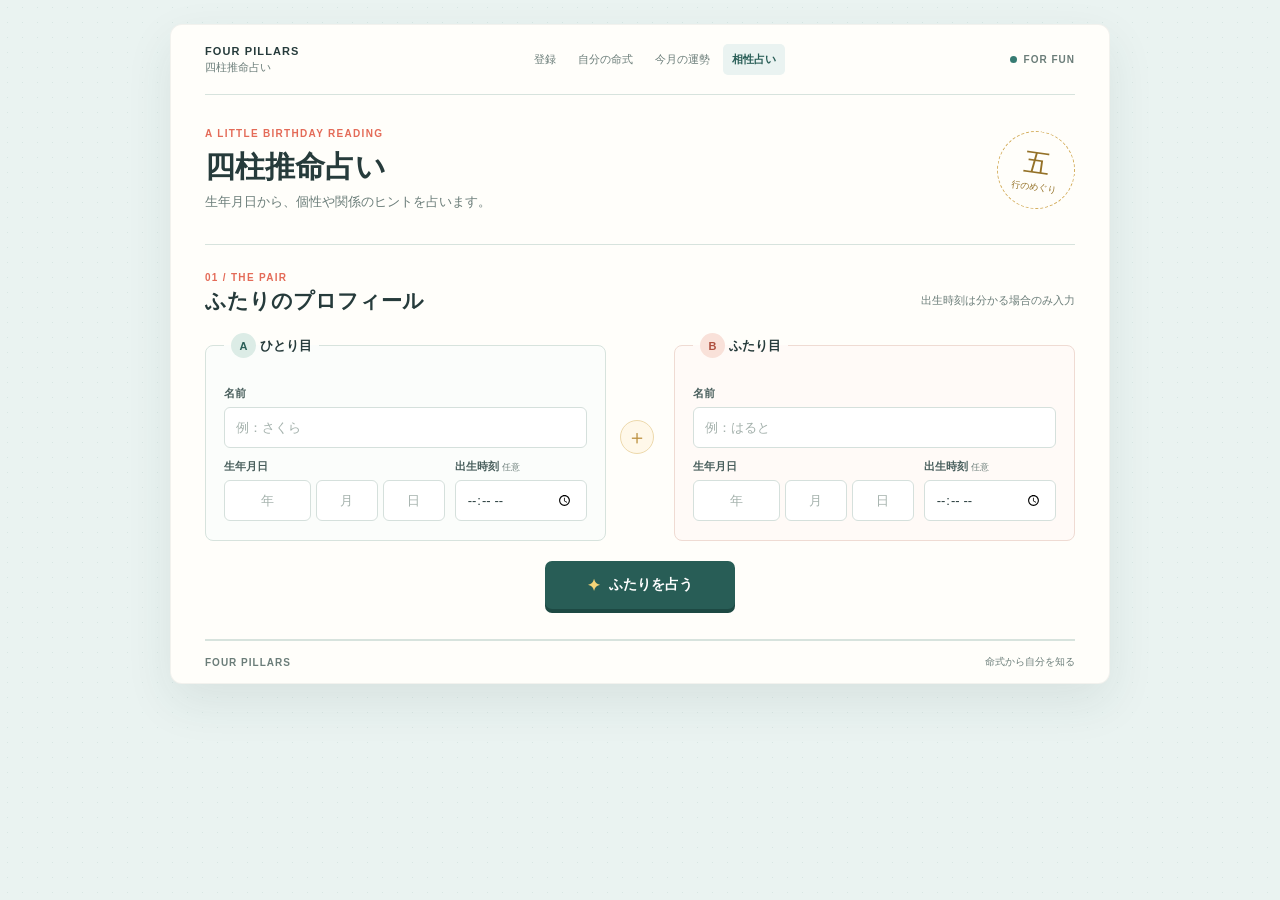
<file: index.html>
<!DOCTYPE html>
<html lang="ja">
<head>
  <meta charset="UTF-8">
  <meta name="viewport" content="width=device-width, initial-scale=1.0">
  <meta name="theme-color" content="#eaf3f1">
  <title>四柱推命占い</title>
  <link rel="stylesheet" href="style.css?v=2026111901">
</head>
<body>
  <main class="app">
    <header class="topbar">
      <a class="brand" href="index.html" aria-label="四柱推命占い トップ">
        <span>FOUR PILLARS<small>四柱推命占い</small></span>
      </a>
      <nav class="site-nav" aria-label="メインナビゲーション">
        <a href="profile.html">登録</a>
        <a href="personal.html">自分の命式</a>
        <a href="monthly.html">今月の運勢</a>
        <a href="index.html" aria-current="page">相性占い</a>
      </nav>
      <span class="mode-label"><span class="mode-dot"></span>FOR FUN</span>
    </header>

    <section class="intro" aria-labelledby="pageTitle">
      <div>
        <p class="eyebrow">A LITTLE BIRTHDAY READING</p>
        <h1 id="pageTitle">四柱推命占い</h1>
        <p class="intro-copy">生年月日から、個性や関係のヒントを占います。</p>
      </div>
      <div class="intro-stamp" aria-hidden="true"><span>五</span><small>行のめぐり</small></div>
    </section>

    <section class="entry-section" aria-labelledby="entryTitle">
      <div class="section-heading">
        <div>
          <p class="eyebrow">01 / THE PAIR</p>
          <h2 id="entryTitle">ふたりのプロフィール</h2>
        </div>
        <p class="section-note">出生時刻は分かる場合のみ入力</p>
      </div>

      <form id="fortuneForm">
        <div class="pair-fields">
          <fieldset class="person-field">
            <legend><span class="person-index">A</span> ひとり目</legend>
            <label for="nameOne">名前</label>
            <input id="nameOne" name="nameOne" type="text" maxlength="20" placeholder="例：さくら" autocomplete="name" required>
            <div class="date-time-fields">
              <div class="input-group">
                <label for="birthdayOneYear">生年月日</label>
                <!-- 年・月・日の選択欄は、JavaScript（fortune-core.js）がここに作ります -->
                <input id="birthdayOne" name="birthdayOne" type="hidden" data-date-select>
              </div>
              <div class="input-group time-group">
                <label for="timeOne">出生時刻 <span>任意</span></label>
                <input id="timeOne" name="timeOne" type="time">
              </div>
            </div>
          </fieldset>

          <div class="pair-symbol" aria-hidden="true">＋</div>

          <fieldset class="person-field person-field-second">
            <legend><span class="person-index second-index">B</span> ふたり目</legend>
            <label for="nameTwo">名前</label>
            <input id="nameTwo" name="nameTwo" type="text" maxlength="20" placeholder="例：はると" autocomplete="off" required>
            <div class="date-time-fields">
              <div class="input-group">
                <label for="birthdayTwoYear">生年月日</label>
                <!-- 年・月・日の選択欄は、JavaScript（fortune-core.js）がここに作ります -->
                <input id="birthdayTwo" name="birthdayTwo" type="hidden" data-date-select>
              </div>
              <div class="input-group time-group">
                <label for="timeTwo">出生時刻 <span>任意</span></label>
                <input id="timeTwo" name="timeTwo" type="time">
              </div>
            </div>
          </fieldset>
        </div>
        <button class="fortune-button" type="submit"><span aria-hidden="true">✦</span> ふたりを占う</button>
      </form>
    </section>

    <section id="resultSection" class="result-section" aria-labelledby="resultTitle" hidden>
      <div class="result-heading">
        <div>
          <p class="eyebrow">02 / YOUR READING</p>
          <h2 id="resultTitle">ふたりのリーディング</h2>
        </div>
        <button id="clearButton" class="clear-button" type="button" title="入力と結果を消す">クリア</button>
      </div>

      <div class="result-overview">
        <div class="score-block">
          <div id="scoreRing" class="score-ring" role="img" aria-label="相性スコア">
            <div class="score-center">
              <span id="scoreValue" class="score-value">--</span>
              <span class="score-unit">MATCH</span>
            </div>
          </div>
          <p class="score-caption">相性スコア</p>
        </div>

        <div class="reading-copy">
          <p id="elementPair" class="element-pair"></p>
          <h3 id="readingTitle" class="reading-title"></h3>
          <p id="readingMessage" class="reading-message"></p>
        </div>
      </div>

      <div class="profiles-heading"><h3>ふたりの命式メモ</h3><span>日主と柱を見てみよう</span></div>
      <div class="profiles-grid">
        <article class="profile-result profile-a">
          <div class="profile-result-heading"><span class="person-index">A</span><h4 id="outputNameOne"></h4></div>
          <p class="day-master" id="dayMasterOne"></p>
          <p class="profile-reading" id="personalReadingOne"></p>
          <div id="pillarsOne" class="pillar-list"></div>
        </article>
        <article class="profile-result profile-b">
          <div class="profile-result-heading"><span class="person-index second-index">B</span><h4 id="outputNameTwo"></h4></div>
          <p class="day-master" id="dayMasterTwo"></p>
          <p class="profile-reading profile-reading-b" id="personalReadingTwo"></p>
          <div id="pillarsTwo" class="pillar-list"></div>
        </article>
      </div>

      <div class="traits-section">
        <div class="traits-heading"><h3>ふたりの関係バランス</h3><span>3つの視点</span></div>
        <div id="traitsList" class="traits-list"></div>
      </div>

      <div class="details-section">
        <div class="traits-heading"><h3>もう少しくわしく</h3><span>ふたりの関係のヒント</span></div>
        <div id="readingDetails" class="detail-list"></div>
      </div>
      <p class="disclaimer"><span aria-hidden="true">i</span> 娯楽向けの簡易占いです。節入り日は概算で、出生時刻がない場合は時柱を省略します。結果は人間関係を決めるものではありません。</p>
    </section>

    <footer class="footer"><span>FOUR PILLARS</span><span>命式から自分を知る</span></footer>
  </main>
  <script src="fortune-core.js?v=2026111901"></script>
  <script src="script.js?v=2026111901"></script>
</body>
</html>
</file>
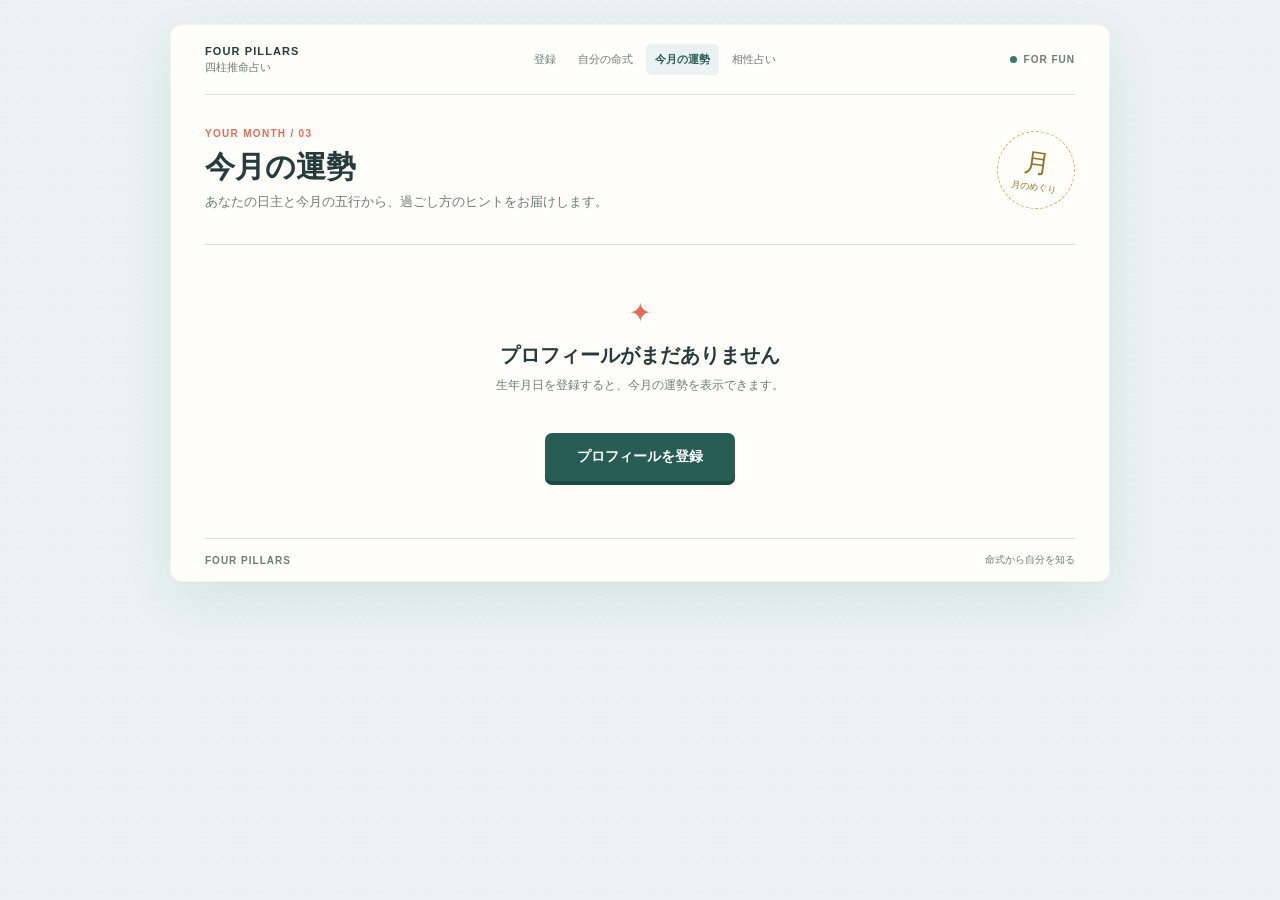
<file: monthly.html>
<!DOCTYPE html>
<html lang="ja">
<head>
  <meta charset="UTF-8">
  <meta name="viewport" content="width=device-width, initial-scale=1.0">
  <meta name="theme-color" content="#eaf3f1">
  <title>今月の運勢 - 四柱推命占い</title>
  <link rel="stylesheet" href="style.css?v=2026111901">
</head>
<body>
  <main class="app">
    <header class="topbar">
      <a class="brand" href="index.html" aria-label="四柱推命占い トップ">
        <span>FOUR PILLARS<small>四柱推命占い</small></span>
      </a>
      <nav class="site-nav" aria-label="メインナビゲーション">
        <a href="profile.html">登録</a>
        <a href="personal.html">自分の命式</a>
        <a href="monthly.html" aria-current="page">今月の運勢</a>
        <a href="index.html">相性占い</a>
      </nav>
      <span class="mode-label"><span class="mode-dot"></span>FOR FUN</span>
    </header>

    <section class="intro page-intro" aria-labelledby="pageTitle">
      <div>
        <p class="eyebrow">YOUR MONTH / 03</p>
        <h1 id="pageTitle">今月の運勢</h1>
        <p class="intro-copy">あなたの日主と今月の五行から、過ごし方のヒントをお届けします。</p>
      </div>
      <div class="intro-stamp" aria-hidden="true"><span>月</span><small>月のめぐり</small></div>
    </section>

    <section id="emptyState" class="empty-state-page" hidden>
      <span class="empty-sparkle" aria-hidden="true">✦</span>
      <h2>プロフィールがまだありません</h2>
      <p>生年月日を登録すると、今月の運勢を表示できます。</p>
      <a class="fortune-button link-button" href="profile.html">プロフィールを登録</a>
    </section>

    <section id="monthlyContent" class="page-content" aria-labelledby="monthLabel" hidden>
      <div class="month-overview">
        <p class="eyebrow">MONTHLY FLOW</p>
        <h2 id="monthLabel"></h2>
        <p id="monthPillar" class="month-pillar"></p>
        <h3 id="fortuneTitle" class="month-fortune-title"></h3>
        <p id="fortuneMessage" class="month-fortune-message"></p>
      </div>

      <section class="advice-section" aria-labelledby="adviceTitle">
        <p class="eyebrow">A SMALL SUGGESTION</p>
        <h3 id="adviceTitle">今月の過ごし方</h3>
        <p id="fortuneAdvice"></p>
      </section>

      <section class="details-section" aria-labelledby="monthlyDetailsTitle">
        <div class="profiles-heading"><h3 id="monthlyDetailsTitle">今月の運勢をくわしく</h3><span>分野ごとのヒント</span></div>
        <div id="monthlyDetails" class="detail-list"></div>
      </section>
      <p class="disclaimer"><span aria-hidden="true">i</span> 娯楽向けの簡易占いです。節入り日は概算で、日々の選択や結果を決めるものではありません。</p>
    </section>

    <footer class="footer"><span>FOUR PILLARS</span><span>命式から自分を知る</span></footer>
  </main>
  <script src="fortune-core.js?v=2026111901"></script>
  <script src="monthly.js?v=2026111901"></script>
</body>
</html>
</file>
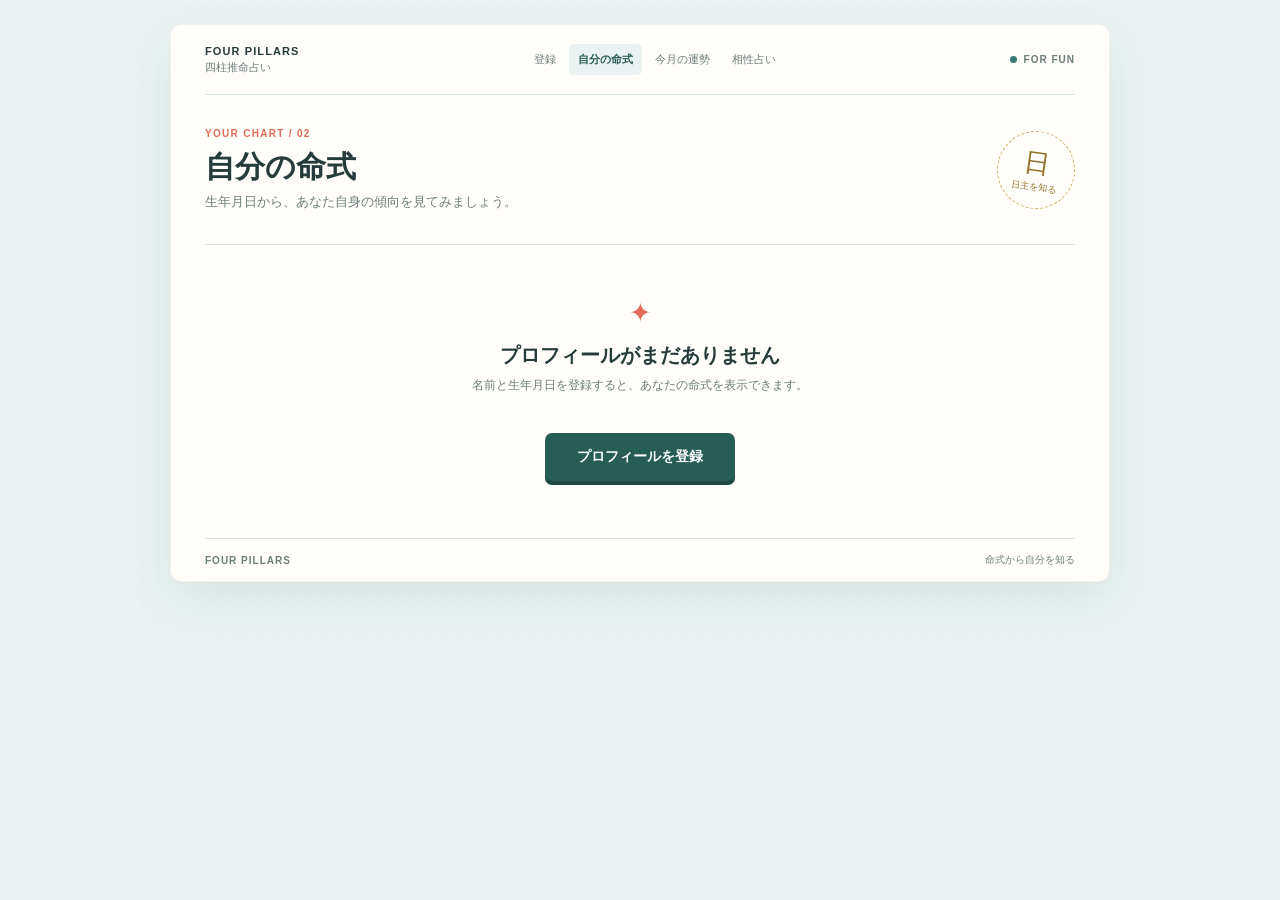
<file: personal.html>
<!DOCTYPE html>
<html lang="ja">
<head>
  <meta charset="UTF-8">
  <meta name="viewport" content="width=device-width, initial-scale=1.0">
  <meta name="theme-color" content="#eaf3f1">
  <title>自分の命式 - 四柱推命占い</title>
  <link rel="stylesheet" href="style.css?v=2026111901">
</head>
<body>
  <main class="app">
    <header class="topbar">
      <a class="brand" href="index.html" aria-label="四柱推命占い トップ">
        <span>FOUR PILLARS<small>四柱推命占い</small></span>
      </a>
      <nav class="site-nav" aria-label="メインナビゲーション">
        <a href="profile.html">登録</a>
        <a href="personal.html" aria-current="page">自分の命式</a>
        <a href="monthly.html">今月の運勢</a>
        <a href="index.html">相性占い</a>
      </nav>
      <span class="mode-label"><span class="mode-dot"></span>FOR FUN</span>
    </header>

    <section class="intro page-intro" aria-labelledby="pageTitle">
      <div>
        <p class="eyebrow">YOUR CHART / 02</p>
        <h1 id="pageTitle">自分の命式</h1>
        <p class="intro-copy">生年月日から、あなた自身の傾向を見てみましょう。</p>
      </div>
      <div class="intro-stamp" aria-hidden="true"><span>日</span><small>日主を知る</small></div>
    </section>

    <section id="emptyState" class="empty-state-page" hidden>
      <span class="empty-sparkle" aria-hidden="true">✦</span>
      <h2>プロフィールがまだありません</h2>
      <p>名前と生年月日を登録すると、あなたの命式を表示できます。</p>
      <a class="fortune-button link-button" href="profile.html">プロフィールを登録</a>
    </section>

    <section id="personalContent" class="page-content" aria-labelledby="personalName" hidden>
      <div class="personal-summary">
        <p class="eyebrow">YOUR DAY MASTER</p>
        <h2 id="personalName"></h2>
        <p id="personalBirthday" class="muted-copy"></p>
        <p id="personalDayMaster" class="day-master personal-day-master"></p>
        <p id="personalReading" class="profile-reading personal-reading"></p>
      </div>

      <div class="profiles-heading"><h3>あなたの四柱</h3><span>出生時刻が未入力の場合は時柱なし</span></div>
      <div id="personalPillars" class="personal-pillars"></div>

      <div class="profiles-heading"><h3>五行のバランス</h3><span>命式に含まれる数の目安</span></div>
      <div id="elementBalance" class="element-balance"></div>

      <div class="profiles-heading"><h3>もう少しくわしく</h3><span>日主と五行から読み解く</span></div>
      <div id="personalDetails" class="detail-list"></div>
      <p class="disclaimer"><span aria-hidden="true">i</span> 娯楽向けの簡易表示です。節入り日は概算で、性格や将来を決めるものではありません。</p>
    </section>

    <footer class="footer"><span>FOUR PILLARS</span><span>命式から自分を知る</span></footer>
  </main>
  <script src="fortune-core.js?v=2026111901"></script>
  <script src="personal.js?v=2026111901"></script>
</body>
</html>
</file>
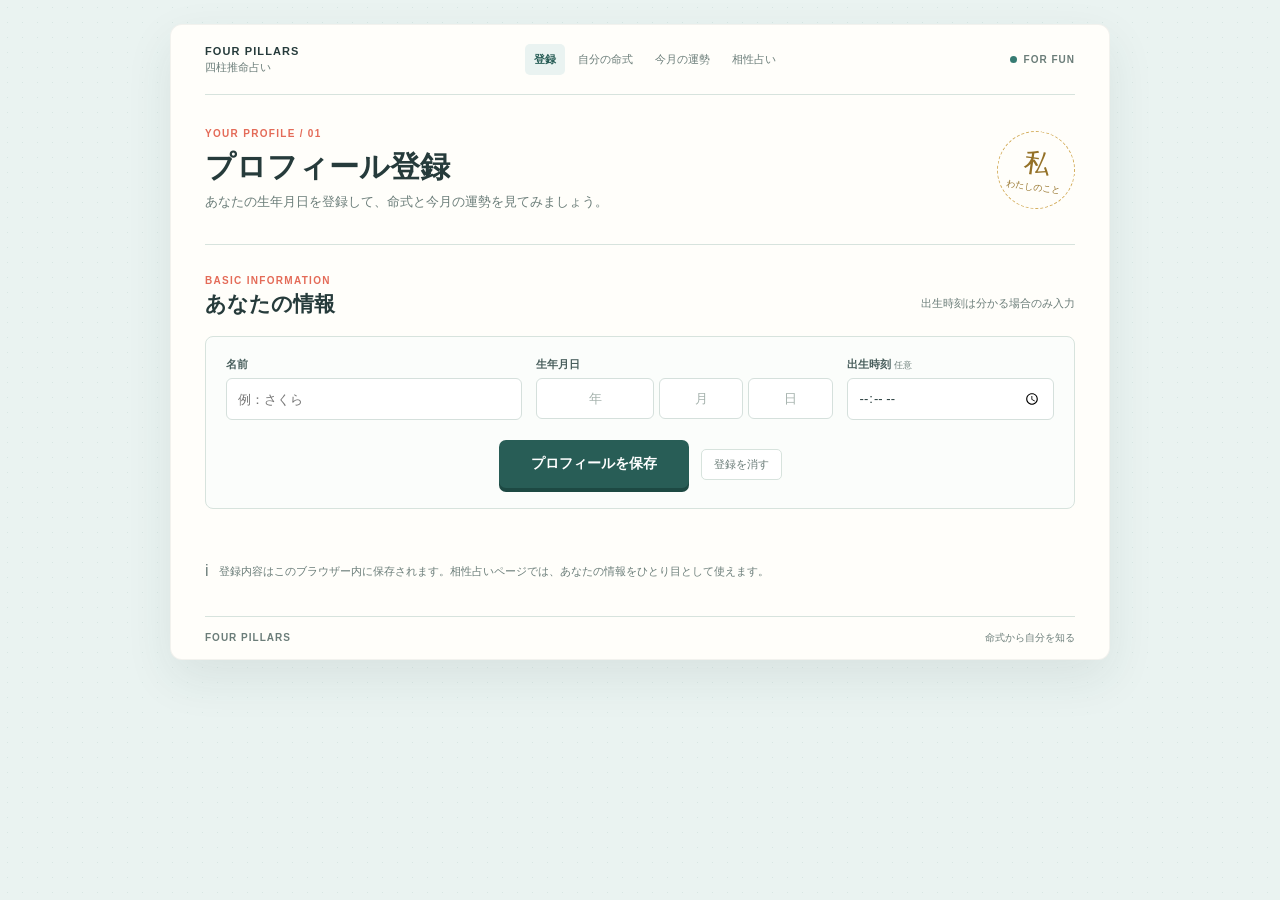
<file: profile.html>
<!DOCTYPE html>
<html lang="ja">
<head>
  <meta charset="UTF-8">
  <meta name="viewport" content="width=device-width, initial-scale=1.0">
  <meta name="theme-color" content="#eaf3f1">
  <title>プロフィール登録 - 四柱推命占い</title>
  <link rel="stylesheet" href="style.css?v=2026111901">
</head>
<body>
  <main class="app">
    <header class="topbar">
      <a class="brand" href="index.html" aria-label="四柱推命占い トップ">
        <span>FOUR PILLARS<small>四柱推命占い</small></span>
      </a>
      <nav class="site-nav" aria-label="メインナビゲーション">
        <a href="profile.html" aria-current="page">登録</a>
        <a href="personal.html">自分の命式</a>
        <a href="monthly.html">今月の運勢</a>
        <a href="index.html">相性占い</a>
      </nav>
      <span class="mode-label"><span class="mode-dot"></span>FOR FUN</span>
    </header>

    <section class="intro page-intro" aria-labelledby="pageTitle">
      <div>
        <p class="eyebrow">YOUR PROFILE / 01</p>
        <h1 id="pageTitle">プロフィール登録</h1>
        <p class="intro-copy">あなたの生年月日を登録して、命式と今月の運勢を見てみましょう。</p>
      </div>
      <div class="intro-stamp" aria-hidden="true"><span>私</span><small>わたしのこと</small></div>
    </section>

    <section class="page-content" aria-labelledby="formTitle">
      <div class="section-heading">
        <div>
          <p class="eyebrow">BASIC INFORMATION</p>
          <h2 id="formTitle">あなたの情報</h2>
        </div>
        <p class="section-note">出生時刻は分かる場合のみ入力</p>
      </div>

      <form id="profileForm" class="profile-form">
        <div class="profile-form-grid">
          <div class="input-group">
            <label for="profileName">名前</label>
            <input id="profileName" name="name" type="text" maxlength="20" placeholder="例：さくら" autocomplete="name" required>
          </div>
          <div class="input-group">
            <label for="profileBirthdayYear">生年月日</label>
            <!-- 年・月・日の選択欄は、JavaScript（fortune-core.js）がここに作ります -->
            <input id="profileBirthday" name="birthday" type="hidden" data-date-select>
          </div>
          <div class="input-group">
            <label for="profileTime">出生時刻 <span>任意</span></label>
            <input id="profileTime" name="birthTime" type="time">
          </div>
        </div>
        <div class="profile-actions">
          <button class="fortune-button profile-save-button" type="submit">プロフィールを保存</button>
          <button id="deleteProfile" class="clear-button" type="button">登録を消す</button>
        </div>
      </form>
      <p id="saveMessage" class="save-message" aria-live="polite"></p>

      <!-- 登録している内容（保存すると表示されます） -->
      <section id="registeredProfile" class="registered-profile" aria-labelledby="registeredTitle" hidden>
        <h3 id="registeredTitle">登録している内容</h3>
        <dl class="registered-list">
          <div><dt>名前</dt><dd id="registeredName"></dd></div>
          <div><dt>生年月日</dt><dd id="registeredBirthday"></dd></div>
          <div><dt>出生時刻</dt><dd id="registeredTime"></dd></div>
          <div><dt>日主（五行）</dt><dd id="registeredDayMaster"></dd></div>
        </dl>
      </section>

      <div class="privacy-note">
        <span class="study-note-mark">i</span>
        <p>登録内容はこのブラウザー内に保存されます。相性占いページでは、あなたの情報をひとり目として使えます。</p>
      </div>
    </section>

    <footer class="footer"><span>FOUR PILLARS</span><span>命式から自分を知る</span></footer>
  </main>
  <script src="fortune-core.js?v=2026111901"></script>
  <script src="profile.js?v=2026111901"></script>
</body>
</html>
</file>
<file: style.css>
/* やさしい緑とコーラルを中心に、画面の色をまとめます。 */
:root {
  --ink: #263b3b;
  --muted: #6b7d79;
  --line: #d7e3dd;
  --paper: #fffefa;
  --wash: #eaf3f1;
  --teal: #367b72;
  --teal-dark: #285d56;
  --coral: #e46b58;
  --coral-light: #fff0eb;
  --yellow: #e6bc62;
  --blue: #7898aa;
}

* {
  box-sizing: border-box;
}

body {
  margin: 0;
  min-height: 100vh;
  padding: 24px 0;
  color: var(--ink);
  background-color: var(--wash);
  background-image: radial-gradient(rgba(54, 123, 114, 0.1) 0.7px, transparent 0.7px);
  background-size: 15px 15px;
  font-family: "Avenir Next", "Hiragino Kaku Gothic ProN", "Yu Gothic", sans-serif;
}

button,
input {
  font: inherit;
}

.app {
  width: min(940px, 94vw);
  margin: 0 auto;
  padding: 0 34px;
  border: 1px solid rgba(38, 59, 59, 0.06);
  border-radius: 12px;
  background: var(--paper);
  box-shadow: 0 18px 48px rgba(35, 68, 65, 0.09);
}

.topbar,
.brand,
.section-heading,
.result-heading,
.result-overview,
.profiles-heading,
.profile-result-heading,
.traits-heading,
.footer {
  display: flex;
  align-items: center;
}

.topbar {
  min-height: 70px;
  justify-content: space-between;
  border-bottom: 1px solid var(--line);
}

.site-nav {
  display: flex;
  align-items: center;
  gap: 4px;
}

.site-nav a {
  padding: 8px 9px;
  border-radius: 5px;
  color: var(--muted);
  font-size: 11px;
  text-decoration: none;
  white-space: nowrap;
}

.site-nav a:hover,
.site-nav a[aria-current="page"] {
  background: #eaf3f1;
  color: var(--teal-dark);
}

.site-nav a[aria-current="page"] {
  font-weight: 800;
}

.brand {
  gap: 10px;
  color: var(--ink);
  font-size: 11px;
  font-weight: 800;
  letter-spacing: 0.1em;
  text-decoration: none;
}

.brand small {
  display: block;
  margin-top: 3px;
  color: var(--muted);
  font-size: 11px;
  font-weight: 500;
  letter-spacing: 0;
}

.brand-mark {
  display: grid;
  width: 35px;
  aspect-ratio: 1;
  place-items: center;
  border-radius: 50%;
  background: var(--coral-light);
  color: var(--coral);
  font-family: "Yu Mincho", "Hiragino Mincho ProN", serif;
  font-size: 18px;
}

.mode-label {
  display: flex;
  align-items: center;
  gap: 7px;
  color: var(--muted);
  font-size: 10px;
  font-weight: 800;
  letter-spacing: 0.1em;
}

.mode-dot {
  width: 7px;
  aspect-ratio: 1;
  border-radius: 50%;
  background: var(--teal);
}

.intro {
  display: flex;
  min-height: 150px;
  align-items: center;
  justify-content: space-between;
  gap: 20px;
  border-bottom: 1px solid var(--line);
}

.eyebrow {
  margin: 0 0 8px;
  color: var(--coral);
  font-size: 10px;
  font-weight: 800;
  letter-spacing: 0.13em;
}

h1,
h2,
h3,
p {
  margin-top: 0;
}

h1 {
  margin-bottom: 5px;
  font-family: "Yu Mincho", "Hiragino Mincho ProN", serif;
  font-size: 30px;
  font-weight: 600;
}

.intro-copy {
  margin: 0;
  color: var(--muted);
  font-size: 13px;
}

.intro-stamp {
  display: flex;
  width: 78px;
  aspect-ratio: 1;
  align-items: center;
  justify-content: center;
  flex-direction: column;
  border: 1px dashed #d4ae5e;
  border-radius: 50%;
  transform: rotate(8deg);
  color: #947127;
}

.intro-stamp span {
  font-family: "Yu Mincho", "Hiragino Mincho ProN", serif;
  font-size: 26px;
}

.intro-stamp small {
  font-size: 9px;
}

.entry-section {
  padding: 27px 0 30px;
  border-bottom: 1px solid var(--line);
}

.section-heading,
.result-heading {
  justify-content: space-between;
  gap: 16px;
  margin-bottom: 18px;
}

.section-heading .eyebrow,
.result-heading .eyebrow {
  margin-bottom: 4px;
}

.section-heading h2,
.result-heading h2 {
  margin: 0;
  font-family: "Yu Mincho", "Hiragino Mincho ProN", serif;
  font-size: 21px;
  font-weight: 600;
}

.section-note {
  margin: 14px 0 0;
  color: var(--muted);
  font-size: 11px;
}

.pair-fields {
  display: grid;
  grid-template-columns: minmax(0, 1fr) 40px minmax(0, 1fr);
  align-items: stretch;
  gap: 14px;
}

.person-field {
  min-width: 0;
  margin: 0;
  padding: 17px 18px 19px;
  border: 1px solid var(--line);
  border-radius: 8px;
  background: #fbfdfb;
}

.person-field-second {
  background: #fffaf7;
  border-color: #efdbd3;
}

.person-field legend {
  padding: 0 7px;
  color: var(--ink);
  font-size: 13px;
  font-weight: 700;
}

.person-index {
  display: inline-grid;
  width: 25px;
  aspect-ratio: 1;
  place-items: center;
  border-radius: 50%;
  background: #dcece6;
  color: var(--teal-dark);
  font-size: 11px;
  font-weight: 800;
}

.second-index {
  background: #f9e1d9;
  color: #ae4f3e;
}

.person-field > label,
.input-group label {
  display: block;
  margin: 11px 0 6px;
  color: #485e5c;
  font-size: 11px;
  font-weight: 700;
}

.person-field input {
  width: 100%;
  min-width: 0;
  height: 41px;
  padding: 0 11px;
  border: 1px solid #d5e0dc;
  border-radius: 6px;
  background: white;
  color: var(--ink);
  font-size: 13px;
}

.person-field input::placeholder {
  color: #a4b1ac;
}

.person-field input:focus {
  outline: 2px solid rgba(54, 123, 114, 0.45);
  outline-offset: 1px;
}

.date-time-fields {
  display: grid;
  grid-template-columns: minmax(0, 1.25fr) minmax(0, 0.75fr);
  gap: 10px;
}

.input-group {
  min-width: 0;
}

.input-group label span {
  color: var(--muted);
  font-size: 9px;
  font-weight: 500;
}

.pair-symbol {
  display: grid;
  align-self: center;
  width: 34px;
  aspect-ratio: 1;
  place-items: center;
  border: 1px solid #edd9ac;
  border-radius: 50%;
  background: #fff8e9;
  color: #bd9141;
  font-size: 20px;
}

.fortune-button {
  display: flex;
  min-width: 190px;
  min-height: 48px;
  align-items: center;
  justify-content: center;
  gap: 9px;
  margin: 20px auto 0;
  padding: 0 25px;
  border: 0;
  border-radius: 7px;
  background: var(--teal-dark);
  box-shadow: 0 4px 0 #1d4943;
  color: white;
  font-size: 14px;
  font-weight: 800;
  cursor: pointer;
  transition: transform 150ms ease, box-shadow 150ms ease, background-color 150ms ease;
}

.fortune-button span {
  color: #f5d477;
  font-size: 16px;
}

.fortune-button:hover {
  transform: translateY(2px);
  background: #32766c;
  box-shadow: 0 2px 0 #1d4943;
}

.fortune-button:focus-visible,
.clear-button:focus-visible {
  outline: 3px solid rgba(228, 107, 88, 0.45);
  outline-offset: 3px;
}

.result-section {
  padding: 28px 0 30px;
  animation: rise-in 360ms ease both;
}

.result-section[hidden] {
  display: none;
}

.result-heading {
  margin-bottom: 17px;
}

.clear-button {
  padding: 7px 12px;
  border: 1px solid var(--line);
  border-radius: 5px;
  background: white;
  color: var(--muted);
  font-size: 11px;
  cursor: pointer;
}

.clear-button:hover {
  border-color: var(--coral);
  color: #a8493a;
}

.result-overview {
  gap: 28px;
  padding: 22px 25px;
  border: 1px solid #f0dfc5;
  border-radius: 8px;
  background: linear-gradient(110deg, #fff8eb 0%, #fff4f0 100%);
}

.score-block {
  flex: 0 0 auto;
  text-align: center;
}

.score-ring {
  display: grid;
  width: 142px;
  aspect-ratio: 1;
  place-items: center;
  border-radius: 50%;
  background: conic-gradient(var(--coral) var(--score-angle, 0deg), #e8ded1 0deg);
  transform: rotate(-90deg);
}

.score-center {
  display: flex;
  width: 116px;
  aspect-ratio: 1;
  align-items: center;
  justify-content: center;
  flex-direction: column;
  border-radius: 50%;
  background: var(--paper);
  transform: rotate(90deg);
}

.score-value {
  color: var(--teal-dark);
  font-family: "Yu Mincho", "Hiragino Mincho ProN", serif;
  font-size: 39px;
  line-height: 1;
}

.score-unit {
  margin-top: 5px;
  color: var(--muted);
  font-size: 8px;
  font-weight: 800;
  letter-spacing: 0.15em;
}

.score-caption {
  margin: 9px 0 0;
  color: var(--muted);
  font-size: 11px;
  font-weight: 700;
}

.reading-copy {
  min-width: 0;
}

.element-pair {
  margin-bottom: 8px;
  color: #976e28;
  font-size: 11px;
  font-weight: 800;
}

.reading-title {
  margin: 0 0 9px;
  font-family: "Yu Mincho", "Hiragino Mincho ProN", serif;
  font-size: 22px;
  font-weight: 600;
  line-height: 1.5;
}

.reading-message {
  max-width: 560px;
  margin: 0;
  color: #5e6d67;
  font-size: 13px;
  line-height: 1.85;
}

.profiles-heading,
.traits-heading {
  justify-content: space-between;
  gap: 12px;
  margin: 23px 0 10px;
}

.profiles-heading h3,
.traits-heading h3 {
  margin: 0;
  font-size: 13px;
  font-weight: 800;
}

.profiles-heading > span,
.traits-heading > span {
  color: var(--muted);
  font-size: 10px;
}

.profiles-grid {
  display: grid;
  grid-template-columns: repeat(2, minmax(0, 1fr));
  gap: 12px;
}

.profile-result {
  min-width: 0;
  padding: 13px 15px 14px;
  border: 1px solid var(--line);
  border-radius: 7px;
  background: #fbfdfb;
}

.profile-b {
  border-color: #efdbd3;
  background: #fffaf7;
}

.profile-result-heading {
  gap: 8px;
}

.profile-result-heading h4 {
  min-width: 0;
  overflow: hidden;
  margin: 0;
  font-size: 13px;
  text-overflow: ellipsis;
  white-space: nowrap;
}

.day-master {
  margin: 10px 0 9px;
  color: var(--muted);
  font-size: 11px;
}

.day-master strong {
  color: var(--teal-dark);
  font-size: 13px;
}

.profile-reading {
  margin: 0 0 11px;
  padding-left: 9px;
  border-left: 2px solid var(--teal);
  color: #536a64;
  font-size: 11px;
  line-height: 1.75;
}

.profile-reading-b {
  border-left-color: var(--coral);
}

.page-content {
  padding: 30px 0 34px;
}

.profile-form {
  padding: 20px;
  border: 1px solid var(--line);
  border-radius: 8px;
  background: #fbfdfb;
}

.profile-form-grid {
  display: grid;
  grid-template-columns: 1fr 1fr 0.7fr;
  gap: 14px;
}

.profile-form .input-group label {
  margin-top: 0;
}

.profile-form input {
  width: 100%;
  height: 42px;
  padding: 0 11px;
  border: 1px solid #d5e0dc;
  border-radius: 6px;
  background: white;
  color: var(--ink);
  font-size: 13px;
}

.profile-form input:focus {
  outline: 2px solid rgba(54, 123, 114, 0.45);
  outline-offset: 1px;
}

.profile-actions {
  display: flex;
  align-items: center;
  justify-content: center;
  gap: 12px;
  margin-top: 20px;
}

.profile-save-button {
  margin: 0;
}

.save-message {
  min-height: 22px;
  margin: 12px 0 0;
  color: var(--teal-dark);
  font-size: 12px;
  text-align: center;
}

.privacy-note {
  display: flex;
  align-items: flex-start;
  gap: 10px;
  margin-top: 19px;
  color: var(--muted);
}

.privacy-note p {
  margin: 0;
  font-size: 11px;
  line-height: 1.8;
}

.empty-state-page {
  padding: 52px 15px 57px;
  text-align: center;
}

.empty-state-page[hidden],
.page-content[hidden] {
  display: none;
}

.empty-sparkle {
  display: block;
  margin-bottom: 13px;
  color: var(--coral);
  font-size: 27px;
}

.empty-state-page h2 {
  margin: 0 0 8px;
  font-family: "Yu Mincho", "Hiragino Mincho ProN", serif;
  font-size: 20px;
  font-weight: 600;
}

.empty-state-page p {
  margin: 0 0 19px;
  color: var(--muted);
  font-size: 12px;
}

.link-button {
  display: inline-flex;
  align-items: center;
  text-decoration: none;
}

.personal-summary {
  padding: 22px 24px;
  border-left: 4px solid var(--teal);
  background: #eef5f2;
}

.personal-summary .eyebrow {
  margin-bottom: 5px;
}

.personal-summary h2 {
  margin: 0 0 3px;
  font-family: "Yu Mincho", "Hiragino Mincho ProN", serif;
  font-size: 25px;
  font-weight: 600;
}

.muted-copy {
  margin: 0;
  color: var(--muted);
  font-size: 11px;
}

.personal-day-master {
  margin: 13px 0 7px;
  color: var(--teal-dark);
  font-weight: 800;
}

.personal-reading {
  max-width: 700px;
  margin-bottom: 0;
  font-size: 12px;
}

.personal-pillars {
  display: grid;
  grid-template-columns: repeat(4, minmax(0, 1fr));
  gap: 10px;
}

.personal-pillar {
  display: grid;
  min-height: 105px;
  align-content: center;
  justify-items: center;
  gap: 5px;
  border: 1px solid var(--line);
  border-radius: 7px;
  background: white;
}

.personal-pillar-label {
  color: var(--muted);
  font-size: 10px;
}

.personal-pillar strong {
  color: var(--teal-dark);
  font-family: "Yu Mincho", "Hiragino Mincho ProN", serif;
  font-size: 24px;
}

.personal-pillar small {
  color: var(--muted);
  font-size: 10px;
}

.element-balance {
  display: grid;
  gap: 10px;
}

.balance-row {
  display: grid;
  grid-template-columns: 34px minmax(0, 1fr) 24px;
  align-items: center;
  gap: 10px;
}

.balance-label,
.balance-count {
  color: var(--muted);
  font-size: 11px;
  text-align: center;
}

.balance-label {
  font-weight: 800;
}

.balance-track {
  height: 8px;
  overflow: hidden;
  border-radius: 99px;
  background: #e8eeea;
}

.balance-fill {
  display: block;
  height: 100%;
  border-radius: inherit;
  background: var(--teal);
}

.element-木 { color: #43856a; background-color: #43856a; }
.element-火 { color: #cf6651; background-color: #cf6651; }
.element-土 { color: #c4933d; background-color: #c4933d; }
.element-金 { color: #758590; background-color: #758590; }
.element-水 { color: #5e87a1; background-color: #5e87a1; }

.month-overview {
  padding: 25px 26px 26px;
  border: 1px solid #efdfbf;
  border-radius: 8px;
  background: linear-gradient(110deg, #fff8e9 0%, #fff4f0 100%);
}

.month-overview .eyebrow {
  margin-bottom: 5px;
}

.month-overview h2 {
  margin: 0 0 10px;
  font-family: "Yu Mincho", "Hiragino Mincho ProN", serif;
  font-size: 27px;
  font-weight: 600;
}

.month-pillar {
  display: inline-block;
  margin: 0 0 22px;
  padding: 6px 10px;
  border-radius: 4px;
  background: white;
  color: #8c6a2b;
  font-size: 11px;
  font-weight: 700;
}

.month-fortune-title {
  margin: 0 0 8px;
  color: var(--teal-dark);
  font-family: "Yu Mincho", "Hiragino Mincho ProN", serif;
  font-size: 21px;
  font-weight: 600;
}

.month-fortune-message,
.advice-section p:last-child {
  max-width: 700px;
  margin: 0;
  color: #536a64;
  font-size: 13px;
  line-height: 1.9;
}

.advice-section {
  margin-top: 22px;
  padding: 18px 20px;
  border-left: 3px solid var(--coral);
  background: #fff7f3;
}

.advice-section .eyebrow {
  margin-bottom: 5px;
}

.advice-section h3 {
  margin: 0 0 6px;
  font-size: 13px;
}

.page-content > .disclaimer {
  margin-top: 20px;
}

.pillar-list {
  display: flex;
  flex-wrap: wrap;
  gap: 6px;
}

.pillar-chip {
  display: inline-flex;
  gap: 5px;
  padding: 5px 7px;
  border: 1px solid var(--line);
  border-radius: 4px;
  background: white;
  color: var(--ink);
  font-size: 10px;
}

.pillar-chip small {
  color: var(--muted);
  font-size: 9px;
}

.traits-section {
  margin-top: 21px;
}

.traits-heading {
  margin: 0 0 10px;
}

.traits-list {
  display: grid;
  grid-template-columns: repeat(3, minmax(0, 1fr));
  gap: 10px;
}

.trait-item {
  min-width: 0;
  padding: 12px;
  border-top: 2px solid var(--teal);
  background: #f4f8f6;
}

.trait-item:nth-child(2) {
  border-top-color: var(--coral);
  background: #fff7f3;
}

.trait-item:nth-child(3) {
  border-top-color: #d0a546;
  background: #fffaf0;
}

.trait-label {
  display: flex;
  justify-content: space-between;
  gap: 6px;
  margin-bottom: 10px;
  font-size: 11px;
  font-weight: 700;
}

.trait-label strong {
  color: var(--teal-dark);
  font-size: 11px;
}

.trait-track {
  height: 5px;
  overflow: hidden;
  border-radius: 99px;
  background: #dbe5e0;
}

.trait-fill {
  display: block;
  height: 100%;
  border-radius: inherit;
  background: var(--teal);
  transition: width 420ms ease;
}

.trait-item:nth-child(2) .trait-fill {
  background: var(--coral);
}

.trait-item:nth-child(3) .trait-fill {
  background: #d0a546;
}

.disclaimer {
  display: flex;
  align-items: flex-start;
  gap: 8px;
  margin: 17px 0 0;
  color: var(--muted);
  font-size: 10px;
  line-height: 1.7;
}

.disclaimer span {
  display: grid;
  flex: 0 0 auto;
  width: 15px;
  aspect-ratio: 1;
  place-items: center;
  border: 1px solid #9aada5;
  border-radius: 50%;
  font-family: serif;
  font-size: 10px;
}

.footer {
  min-height: 43px;
  justify-content: space-between;
  border-top: 1px solid var(--line);
  color: var(--muted);
  font-size: 10px;
}

.footer span:first-child {
  font-weight: 800;
  letter-spacing: 0.1em;
}

@keyframes rise-in {
  from { opacity: 0; transform: translateY(6px); }
  to { opacity: 1; transform: translateY(0); }
}

@media (max-width: 700px) {
  body {
    padding: 0;
  }

  .app {
    width: 100%;
    min-height: 100vh;
    padding: 0 19px;
    border: 0;
    border-radius: 0;
  }

  .topbar {
    min-height: 0;
    flex-wrap: wrap;
    gap: 9px;
    padding: 12px 0 8px;
  }

  .site-nav {
    order: 3;
    width: 100%;
    justify-content: space-between;
    gap: 0;
    overflow-x: auto;
  }

  .site-nav a {
    padding: 7px 6px;
    font-size: 10px;
  }

  .mode-label {
    margin-left: auto;
  }

  .intro {
    min-height: 130px;
  }

  h1 {
    font-size: 26px;
  }

  .pair-fields {
    grid-template-columns: minmax(0, 1fr) 30px minmax(0, 1fr);
    gap: 7px;
  }

  .person-field {
    padding: 13px 11px 14px;
  }

  .person-field legend {
    padding: 0 3px;
    font-size: 11px;
  }

  .person-field input {
    height: 39px;
    padding: 0 8px;
    font-size: 12px;
  }

  .date-time-fields {
    grid-template-columns: 1fr;
    gap: 1px;
  }

  .person-field > label,
  .input-group label {
    margin-top: 9px;
    font-size: 10px;
  }

  .pair-symbol {
    width: 28px;
    font-size: 17px;
  }

  .result-overview {
    gap: 17px;
    padding: 18px 14px;
  }

  .profile-form-grid {
    grid-template-columns: 1fr 1fr;
  }

  .profile-form-grid .input-group:first-child {
    grid-column: 1 / -1;
  }

  .personal-pillars {
    grid-template-columns: repeat(2, minmax(0, 1fr));
  }

  .score-ring {
    width: 112px;
  }

  .score-center {
    width: 91px;
  }

  .score-value {
    font-size: 32px;
  }

  .reading-title {
    font-size: 18px;
  }

  .reading-message {
    font-size: 12px;
  }
}

@media (max-width: 390px) {
  .app {
    padding: 0 13px;
  }

  .pair-fields {
    grid-template-columns: minmax(0, 1fr) 22px minmax(0, 1fr);
    gap: 5px;
  }

  .person-field {
    padding: 12px 8px;
  }

  .person-field input {
    padding: 0 6px;
    font-size: 11px;
  }

  .result-overview {
    align-items: flex-start;
    flex-direction: column;
  }

  .score-block {
    display: flex;
    align-items: center;
    gap: 12px;
  }

  .score-ring {
    width: 90px;
  }

  .score-center {
    width: 72px;
  }

  .score-value {
    font-size: 27px;
  }

  .score-caption {
    margin: 0;
  }

  .traits-list {
    grid-template-columns: 1fr;
  }

  .profile-form {
    padding: 14px;
  }

  .profile-actions {
    flex-wrap: wrap;
  }

  .trait-item {
    padding: 10px 12px;
  }
}

@media (prefers-reduced-motion: reduce) {
  *, *::before, *::after {
    animation-duration: 0.01ms !important;
    transition-duration: 0.01ms !important;
  }
}

/* ===== iPhone の Safari 向けの調整 ===== */
/* 日付・時刻の欄だけ iPhone 独自の見た目になるので、ほかの欄とそろえる */
input[type="date"],
input[type="time"] {
  -webkit-appearance: none;
  appearance: none;
  display: block;
  text-align: left;
  line-height: 20px;
}

input[type="date"]::-webkit-date-and-time-value,
input[type="time"]::-webkit-date-and-time-value {
  margin: 0;
  text-align: left;
}

/* iPhone は文字が 16px より小さい欄をタップすると画面を拡大するので、スマホでは 16px にする */
@media (max-width: 700px) {
  .person-field input,
  .profile-form input {
    font-size: 16px;
  }
}

/* ===== くわしい読み解き（見出し＋文章のカード） ===== */
.details-section {
  margin-top: 21px;
}

.detail-list {
  display: grid;
  grid-template-columns: repeat(2, minmax(0, 1fr));
  gap: 10px;
}

.detail-item {
  padding: 13px 15px;
  border: 1px solid var(--line);
  border-left: 3px solid var(--teal);
  border-radius: 6px;
  background: #ffffff;
}

.detail-item h4 {
  margin: 0 0 5px;
  color: var(--teal-dark);
  font-size: 12px;
  font-weight: 800;
}

.detail-item p {
  margin: 0;
  color: var(--ink);
  font-size: 12px;
  line-height: 1.8;
}

@media (max-width: 700px) {
  .detail-list {
    grid-template-columns: 1fr;
  }

  .detail-item p {
    font-size: 13px;
  }
}

/* ===== 生年月日の「年・月・日」の選択欄 ===== */
.date-selects {
  display: grid;
  grid-template-columns: 1.4fr 1fr 1fr;
  gap: 5px;
}

.date-selects select {
  -webkit-appearance: none;
  appearance: none;
  width: 100%;
  min-width: 0;
  height: 41px;
  padding: 0 6px;
  border: 1px solid #d5e0dc;
  border-radius: 6px;
  background: white;
  color: var(--ink);
  font: inherit;
  font-size: 13px;
  text-align: center;
  cursor: pointer;
}

/* まだ選んでいない（「年」「月」「日」のまま）ときは、うすい色にする */
.date-selects select:invalid {
  color: #a4b1ac;
}

.date-selects select:focus {
  outline: 2px solid rgba(54, 123, 114, 0.45);
  outline-offset: 1px;
}

/* ===== 登録している内容 ===== */
.registered-profile {
  margin-top: 18px;
  padding: 16px 18px;
  border: 1px solid var(--line);
  border-left: 3px solid var(--teal);
  border-radius: 8px;
  background: #ffffff;
}

.registered-profile h3 {
  margin: 0 0 10px;
  color: var(--teal-dark);
  font-size: 13px;
}

.registered-list {
  display: grid;
  grid-template-columns: repeat(2, minmax(0, 1fr));
  gap: 10px 18px;
  margin: 0;
}

.registered-list dt {
  color: var(--muted);
  font-size: 10px;
}

.registered-list dd {
  margin: 2px 0 0;
  color: var(--ink);
  font-size: 15px;
  font-weight: 700;
}

@media (max-width: 700px) {
  /* スマホでは、ひとり目とふたり目を縦に並べて、入力欄を広くする */
  .pair-fields {
    grid-template-columns: 1fr;
    gap: 10px;
  }

  .pair-symbol {
    justify-self: center;
  }

  /* 登録ページも、スマホでは1行に1項目ずつ並べる */
  .profile-form-grid {
    grid-template-columns: 1fr;
  }

  /* iPhone でタップしても画面が拡大されないよう、16px にする */
  .date-selects select {
    font-size: 16px;
  }
}
</file>
